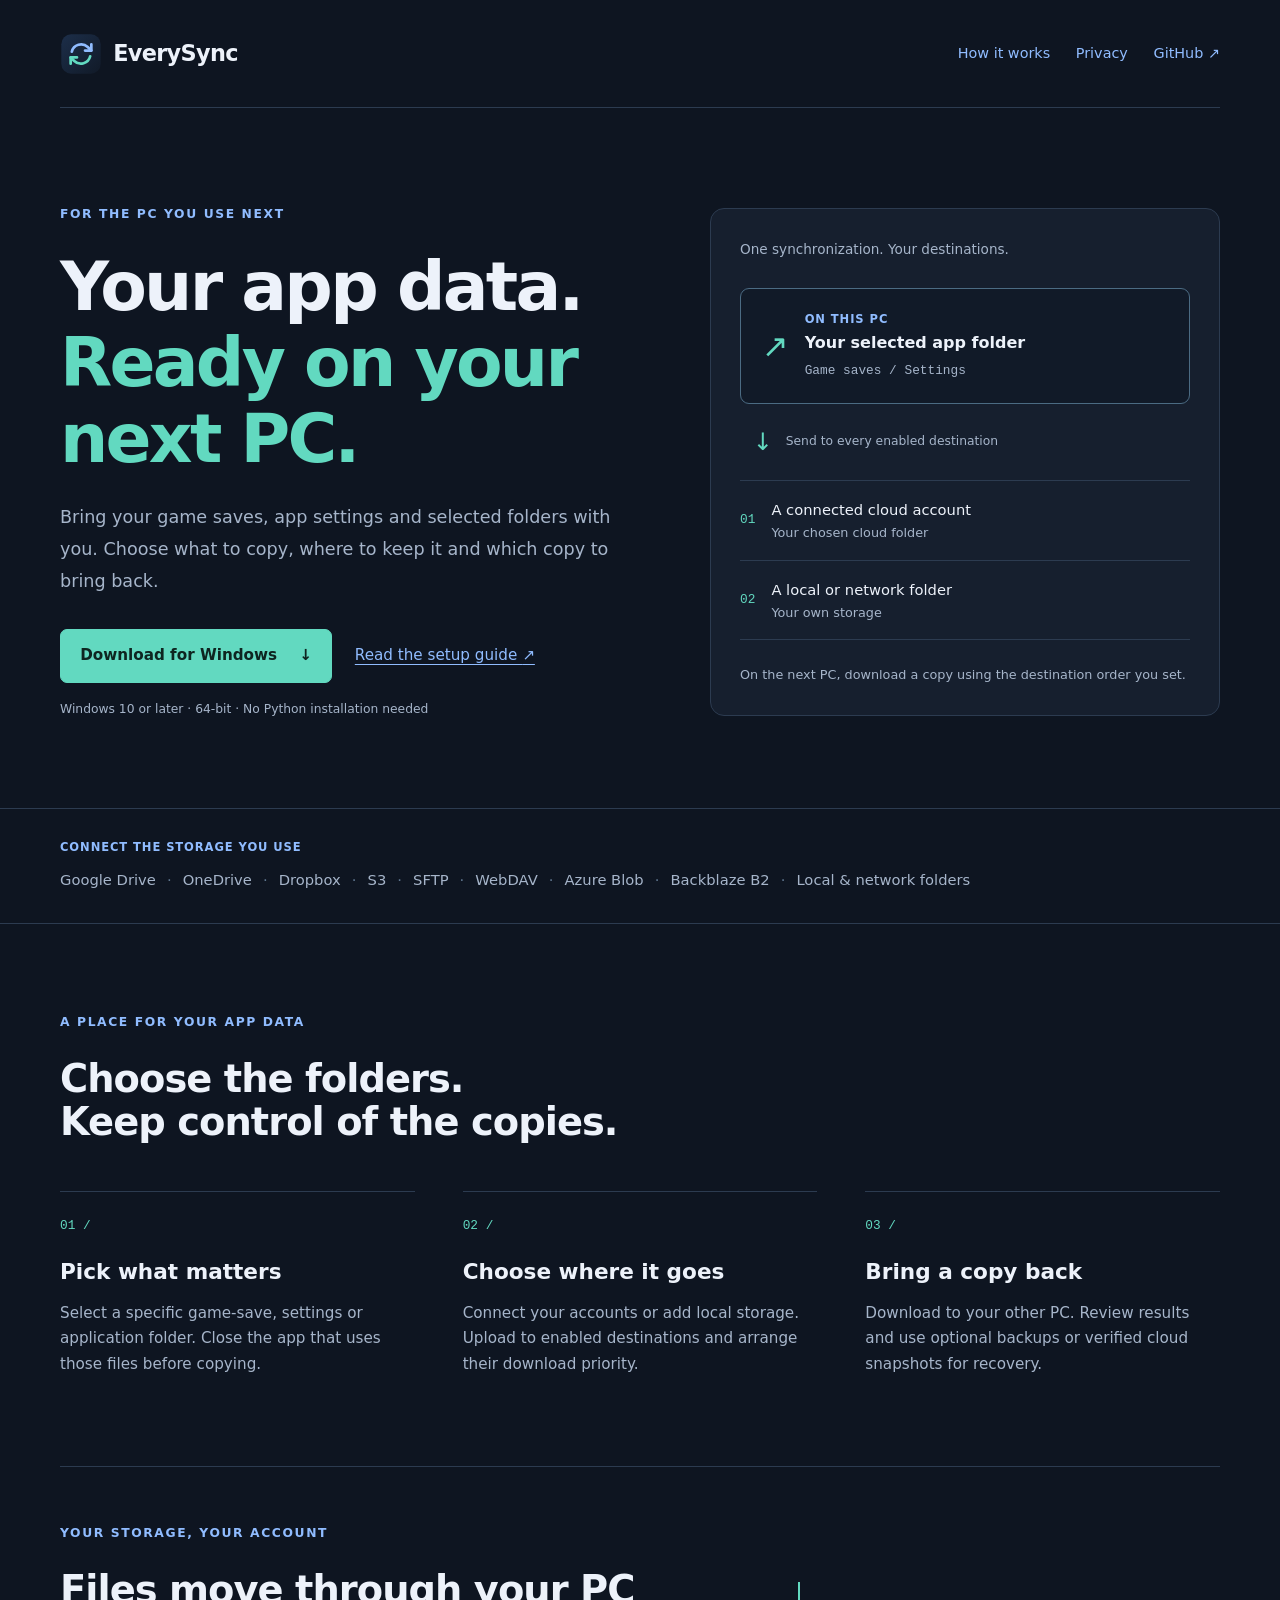
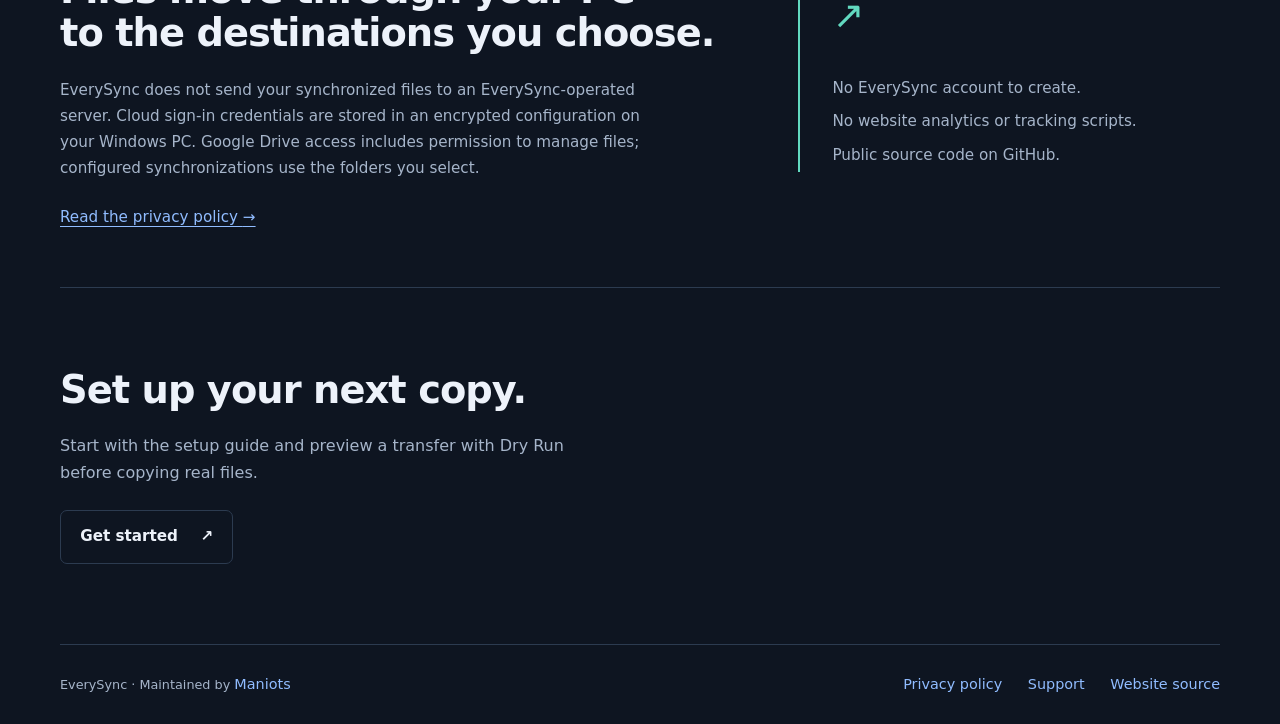
<file: public/index.html>
<!doctype html>
<html lang="en">
<head>
  <meta charset="utf-8">
  <meta name="viewport" content="width=device-width, initial-scale=1">
  <meta name="google-site-verification" content="QEPFHSjkloR7cAPsGLzpWZ2aVUgMJOqXWhyjJD6wkEg" />
  <meta name="description" content="EverySync is a Windows desktop app for syncing selected game saves, settings and application folders with the storage you choose.">
  <meta name="theme-color" content="#0e1521">
  <title>EverySync — Your app data, ready on your next PC</title>
  <link rel="icon" href="assets/app.svg" type="image/svg+xml">
  <link rel="stylesheet" href="styles.css">
</head>
<body>
  <a class="skip-link" href="#main">Skip to content</a>
  <header class="site-header wrap">
    <a class="brand" href="./" aria-label="EverySync home"><img src="assets/app.svg" width="42" height="42" alt=""><span>EverySync</span></a>
    <nav aria-label="Main navigation"><a href="#how-it-works">How it works</a><a href="privacy.html">Privacy</a><a href="https://github.com/Maniots/OneDriveSync">GitHub <span aria-hidden="true">↗</span></a></nav>
  </header>
  <main id="main">
    <section class="hero wrap" aria-labelledby="hero-title">
      <div class="hero-copy">
        <p class="eyebrow">For the PC you use next</p>
        <h1 id="hero-title">Your app data.<br><span>Ready on your<br class="desktop-break"> next PC.</span></h1>
        <p class="lead">Bring your game saves, app settings and selected folders with you. Choose what to copy, where to keep it and which copy to bring back.</p>
        <div class="hero-actions"><a class="button" href="https://github.com/Maniots/OneDriveSync/releases/latest">Download for Windows <span aria-hidden="true">↓</span></a><a class="text-link" href="https://github.com/Maniots/OneDriveSync#readme">Read the setup guide <span aria-hidden="true">↗</span></a></div>
        <p class="compatibility">Windows 10 or later · 64-bit · No Python installation needed</p>
      </div>
      <figure class="sync-diagram" aria-labelledby="diagram-title">
        <figcaption id="diagram-title">One synchronization. Your destinations.</figcaption>
        <div class="source-folder"><span class="folder-icon" aria-hidden="true">↗</span><div><span class="small-label">On this PC</span><strong>Your selected app folder</strong><code>Game saves / Settings</code></div></div>
        <div class="transfer-note"><span aria-hidden="true">↓</span> Send to every enabled destination</div>
        <div class="destinations"><div class="destination"><span class="destination-symbol" aria-hidden="true">01</span><div><strong>A connected cloud account</strong><span>Your chosen cloud folder</span></div></div><div class="destination"><span class="destination-symbol" aria-hidden="true">02</span><div><strong>A local or network folder</strong><span>Your own storage</span></div></div></div>
        <p class="diagram-footnote">On the next PC, download a copy using the destination order you set.</p>
      </figure>
    </section>
    <section class="storage-band" aria-label="Supported storage services"><div class="wrap"><p class="small-label">Connect the storage you use</p><p>Google Drive <span>·</span> OneDrive <span>·</span> Dropbox <span>·</span> S3 <span>·</span> SFTP <span>·</span> WebDAV <span>·</span> Azure Blob <span>·</span> Backblaze B2 <span>·</span> Local &amp; network folders</p></div></section>
    <section class="how-section wrap" id="how-it-works" aria-labelledby="how-title">
      <div class="section-heading"><p class="eyebrow">A place for your app data</p><h2 id="how-title">Choose the folders.<br>Keep control of the copies.</h2></div>
      <ol class="steps"><li><span class="step-number" aria-hidden="true">01 /</span><h3>Pick what matters</h3><p>Select a specific game-save, settings or application folder. Close the app that uses those files before copying.</p></li><li><span class="step-number" aria-hidden="true">02 /</span><h3>Choose where it goes</h3><p>Connect your accounts or add local storage. Upload to enabled destinations and arrange their download priority.</p></li><li><span class="step-number" aria-hidden="true">03 /</span><h3>Bring a copy back</h3><p>Download to your other PC. Review results and use optional backups or verified cloud snapshots for recovery.</p></li></ol>
    </section>
    <section class="privacy-note wrap" aria-labelledby="privacy-title"><div><p class="eyebrow">Your storage, your account</p><h2 id="privacy-title">Files move through your PC<br>to the destinations you choose.</h2><p>EverySync does not send your synchronized files to an EverySync-operated server. Cloud sign-in credentials are stored in an encrypted configuration on your Windows PC. Google Drive access includes permission to manage files; configured synchronizations use the folders you select.</p><a class="text-link" href="privacy.html">Read the privacy policy <span aria-hidden="true">→</span></a></div><div class="privacy-aside"><span aria-hidden="true">↗</span><p>No EverySync account to create.<br>No website analytics or tracking scripts.<br>Public source code on GitHub.</p></div></section>
    <section class="getting-started wrap"><h2>Set up your next copy.</h2><p>Start with the setup guide and preview a transfer with Dry Run before copying real files.</p><a class="button secondary" href="https://github.com/Maniots/OneDriveSync#get-started">Get started <span aria-hidden="true">↗</span></a></section>
  </main>
  <footer class="site-footer wrap"><p>EverySync · Maintained by <a href="https://github.com/Maniots">Maniots</a></p><nav aria-label="Footer navigation"><a href="privacy.html">Privacy policy</a><a href="https://github.com/Maniots/OneDriveSync/issues">Support</a><a href="https://github.com/Maniots/EverySync-site">Website source</a></nav></footer>
</body>
</html>
</file>
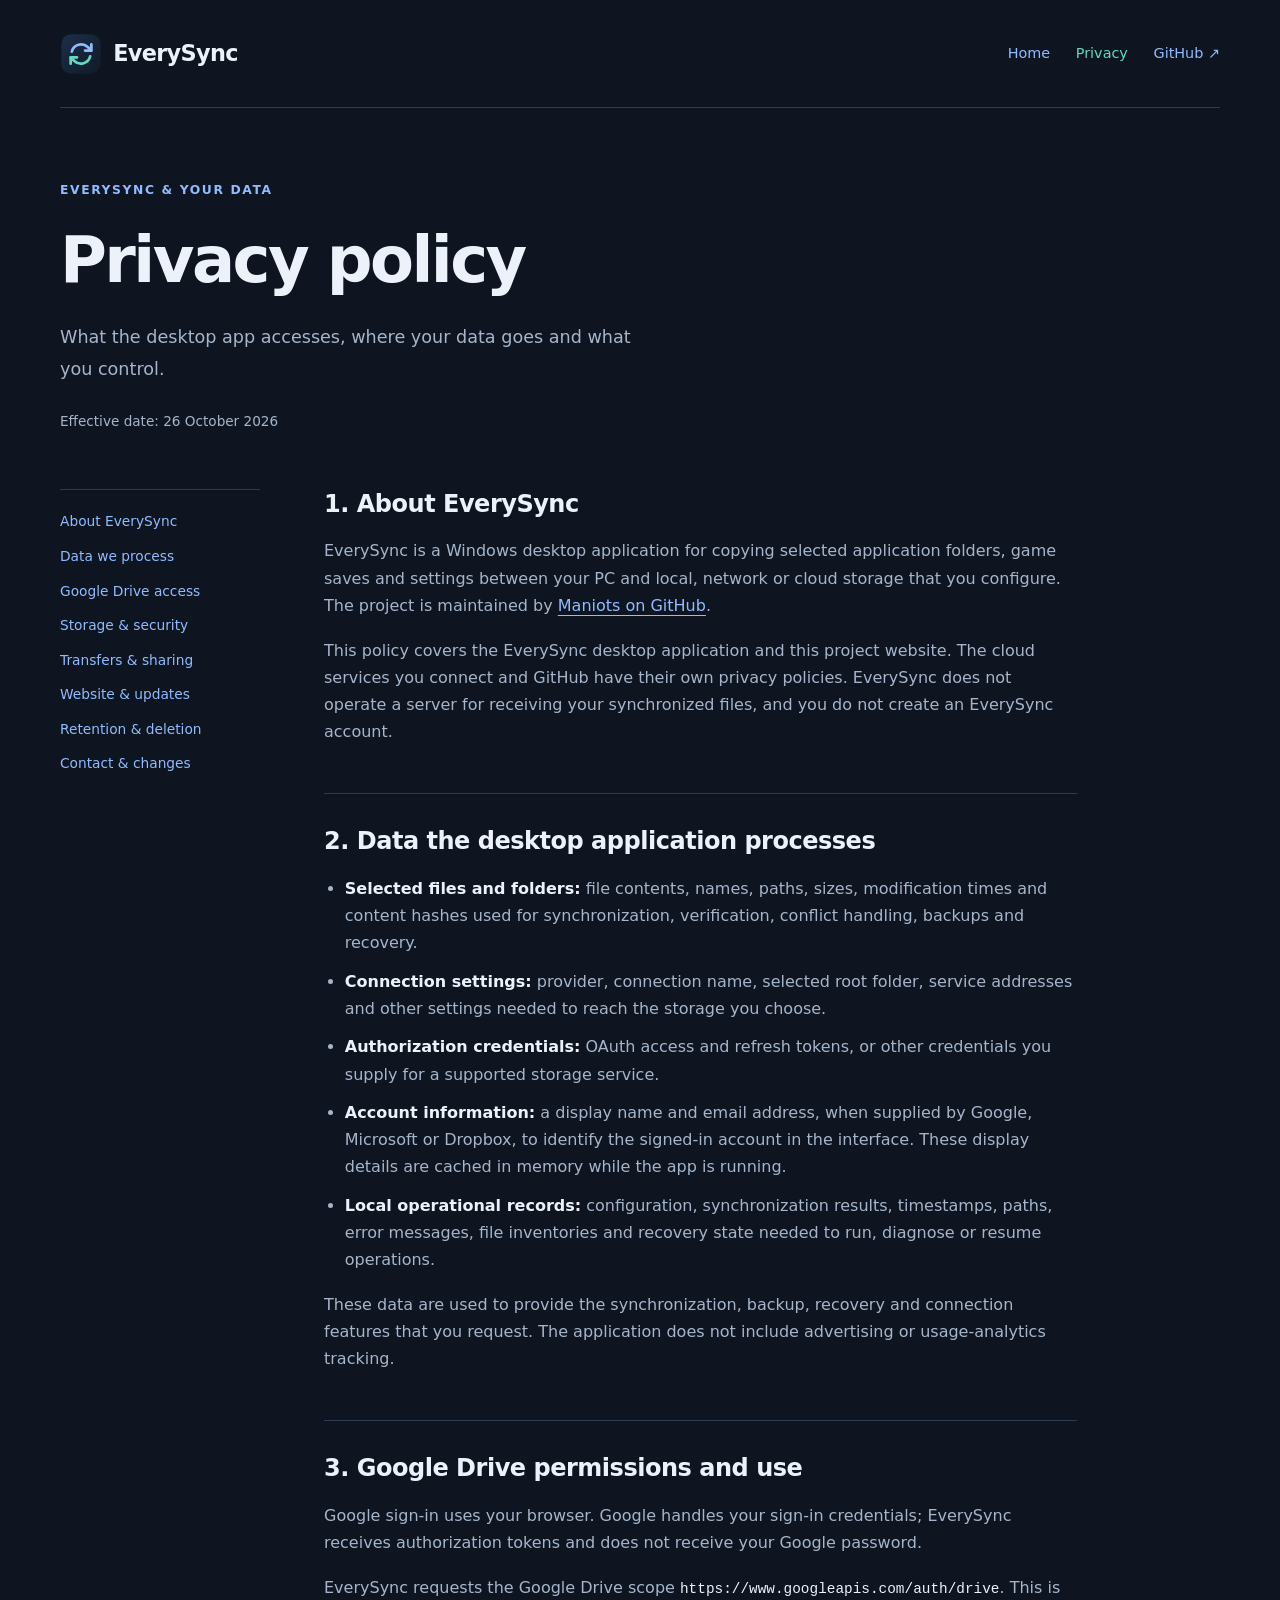
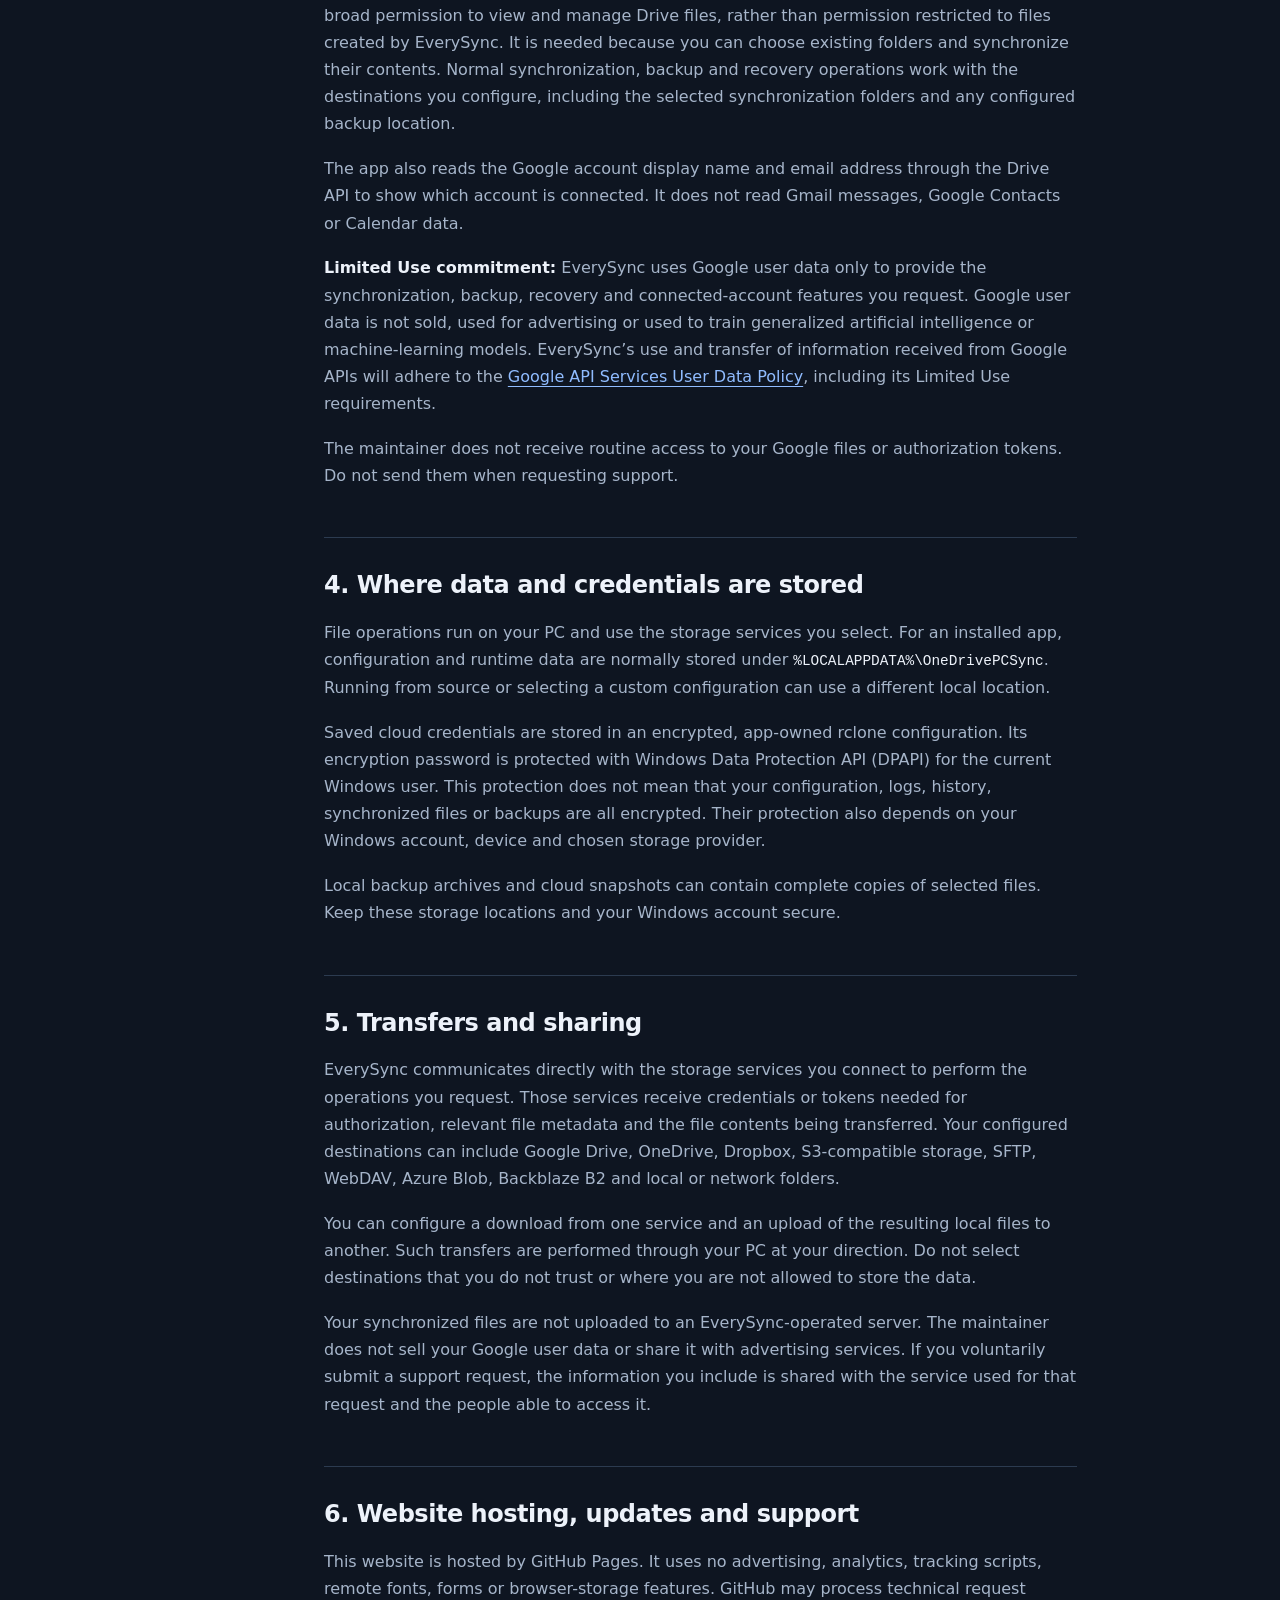
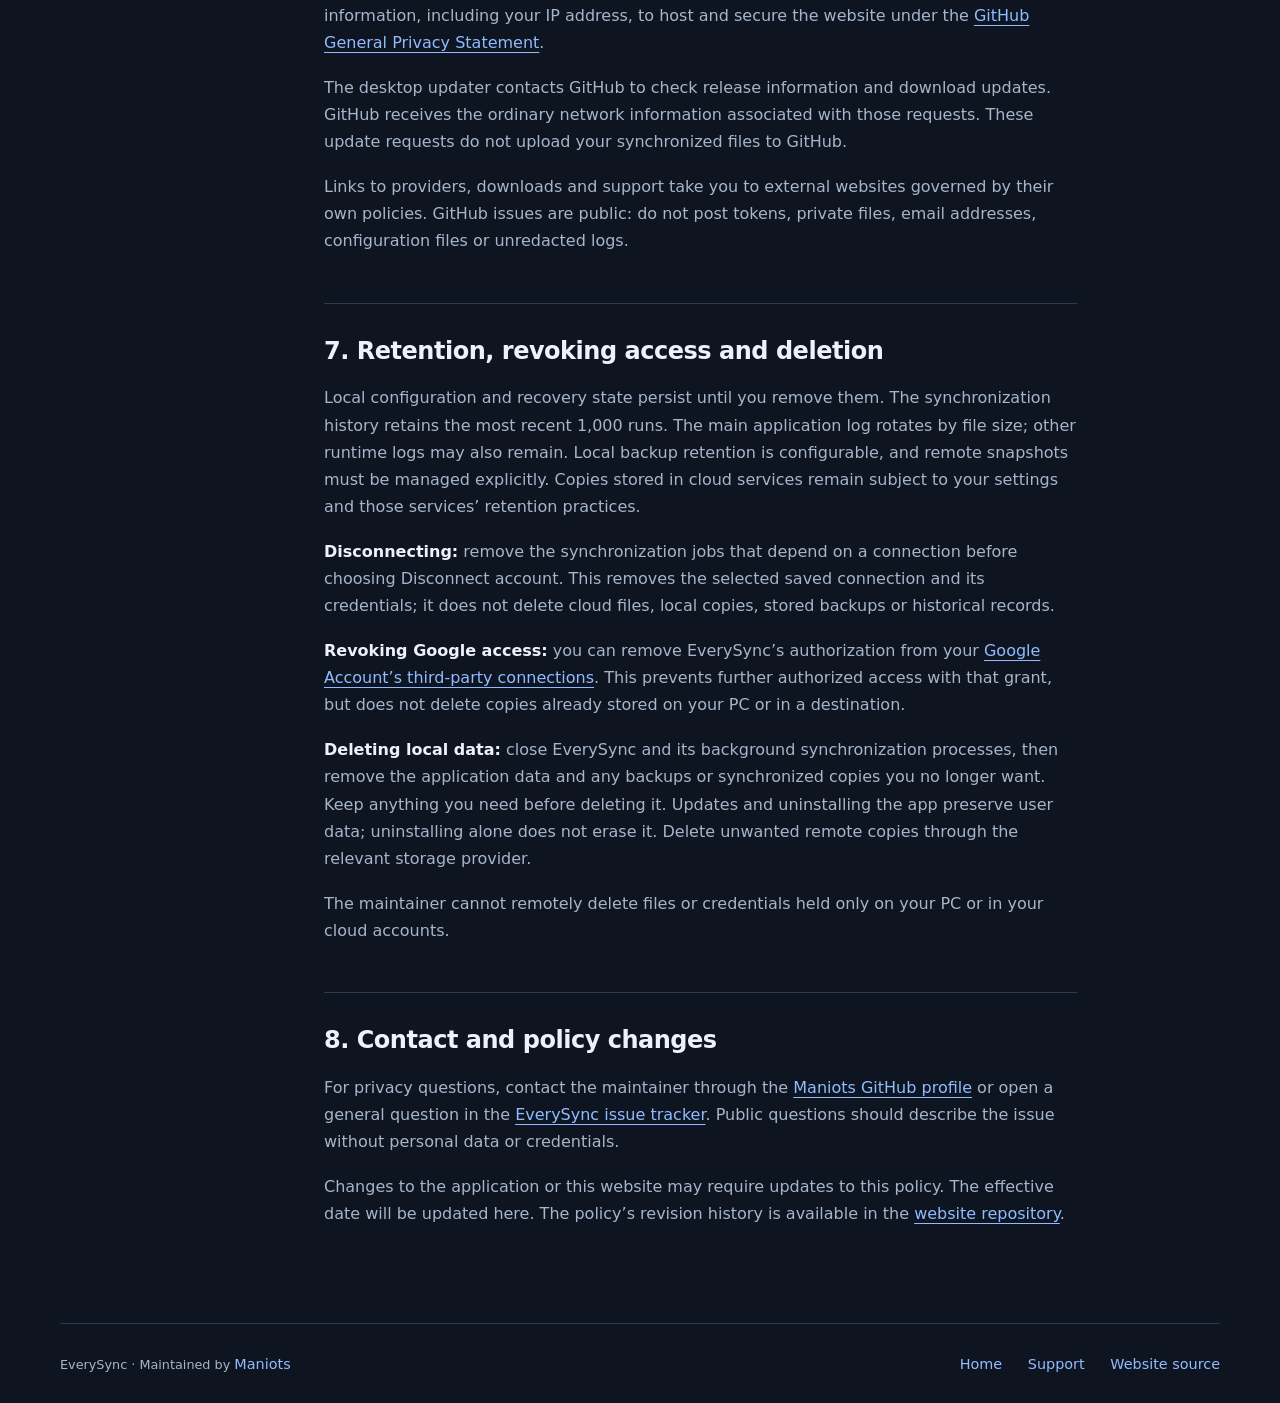
<file: public/privacy.html>
<!doctype html>
<html lang="en">
<head>
  <meta charset="utf-8">
  <meta name="viewport" content="width=device-width, initial-scale=1">
  <meta name="description" content="How EverySync accesses, uses, stores and transfers file data and Google account information, and how to revoke access and remove your data.">
  <meta name="theme-color" content="#0e1521">
  <title>Privacy policy — EverySync</title>
  <link rel="icon" href="assets/app.svg" type="image/svg+xml">
  <link rel="stylesheet" href="styles.css">
</head>
<body>
  <a class="skip-link" href="#main">Skip to content</a>
  <header class="site-header wrap"><a class="brand" href="./" aria-label="EverySync home"><img src="assets/app.svg" width="42" height="42" alt=""><span>EverySync</span></a><nav aria-label="Main navigation"><a href="./">Home</a><a href="privacy.html" aria-current="page">Privacy</a><a href="https://github.com/Maniots/OneDriveSync">GitHub <span aria-hidden="true">↗</span></a></nav></header>
  <main id="main" class="policy wrap">
    <div class="policy-heading"><p class="eyebrow">EverySync &amp; your data</p><h1>Privacy policy</h1><p class="lead">What the desktop app accesses, where your data goes and what you control.</p><p class="policy-date">Effective date: <time datetime="2026-10-26">26 October 2026</time></p></div>
    <div class="policy-layout">
      <nav class="policy-nav" aria-label="Privacy policy sections"><a href="#about">About EverySync</a><a href="#data">Data we process</a><a href="#google">Google Drive access</a><a href="#storage">Storage &amp; security</a><a href="#sharing">Transfers &amp; sharing</a><a href="#website">Website &amp; updates</a><a href="#retention">Retention &amp; deletion</a><a href="#contact">Contact &amp; changes</a></nav>
      <article class="policy-content" aria-label="Privacy policy text">
        <section id="about"><h2>1. About EverySync</h2><p>EverySync is a Windows desktop application for copying selected application folders, game saves and settings between your PC and local, network or cloud storage that you configure. The project is maintained by <a href="https://github.com/Maniots">Maniots on GitHub</a>.</p><p>This policy covers the EverySync desktop application and this project website. The cloud services you connect and GitHub have their own privacy policies. EverySync does not operate a server for receiving your synchronized files, and you do not create an EverySync account.</p></section>
        <section id="data"><h2>2. Data the desktop application processes</h2><ul><li><strong>Selected files and folders:</strong> file contents, names, paths, sizes, modification times and content hashes used for synchronization, verification, conflict handling, backups and recovery.</li><li><strong>Connection settings:</strong> provider, connection name, selected root folder, service addresses and other settings needed to reach the storage you choose.</li><li><strong>Authorization credentials:</strong> OAuth access and refresh tokens, or other credentials you supply for a supported storage service.</li><li><strong>Account information:</strong> a display name and email address, when supplied by Google, Microsoft or Dropbox, to identify the signed-in account in the interface. These display details are cached in memory while the app is running.</li><li><strong>Local operational records:</strong> configuration, synchronization results, timestamps, paths, error messages, file inventories and recovery state needed to run, diagnose or resume operations.</li></ul><p>These data are used to provide the synchronization, backup, recovery and connection features that you request. The application does not include advertising or usage-analytics tracking.</p></section>
        <section id="google"><h2>3. Google Drive permissions and use</h2><p>Google sign-in uses your browser. Google handles your sign-in credentials; EverySync receives authorization tokens and does not receive your Google password.</p><p>EverySync requests the Google Drive scope <code>https://www.googleapis.com/auth/drive</code>. This is broad permission to view and manage Drive files, rather than permission restricted to files created by EverySync. It is needed because you can choose existing folders and synchronize their contents. Normal synchronization, backup and recovery operations work with the destinations you configure, including the selected synchronization folders and any configured backup location.</p><p>The app also reads the Google account display name and email address through the Drive API to show which account is connected. It does not read Gmail messages, Google Contacts or Calendar data.</p><p><strong>Limited Use commitment:</strong> EverySync uses Google user data only to provide the synchronization, backup, recovery and connected-account features you request. Google user data is not sold, used for advertising or used to train generalized artificial intelligence or machine-learning models. EverySync’s use and transfer of information received from Google APIs will adhere to the <a href="https://developers.google.com/terms/api-services-user-data-policy">Google API Services User Data Policy</a>, including its Limited Use requirements.</p><p>The maintainer does not receive routine access to your Google files or authorization tokens. Do not send them when requesting support.</p></section>
        <section id="storage"><h2>4. Where data and credentials are stored</h2><p>File operations run on your PC and use the storage services you select. For an installed app, configuration and runtime data are normally stored under <code>%LOCALAPPDATA%\OneDrivePCSync</code>. Running from source or selecting a custom configuration can use a different local location.</p><p>Saved cloud credentials are stored in an encrypted, app-owned rclone configuration. Its encryption password is protected with Windows Data Protection API (DPAPI) for the current Windows user. This protection does not mean that your configuration, logs, history, synchronized files or backups are all encrypted. Their protection also depends on your Windows account, device and chosen storage provider.</p><p>Local backup archives and cloud snapshots can contain complete copies of selected files. Keep these storage locations and your Windows account secure.</p></section>
        <section id="sharing"><h2>5. Transfers and sharing</h2><p>EverySync communicates directly with the storage services you connect to perform the operations you request. Those services receive credentials or tokens needed for authorization, relevant file metadata and the file contents being transferred. Your configured destinations can include Google Drive, OneDrive, Dropbox, S3-compatible storage, SFTP, WebDAV, Azure Blob, Backblaze B2 and local or network folders.</p><p>You can configure a download from one service and an upload of the resulting local files to another. Such transfers are performed through your PC at your direction. Do not select destinations that you do not trust or where you are not allowed to store the data.</p><p>Your synchronized files are not uploaded to an EverySync-operated server. The maintainer does not sell your Google user data or share it with advertising services. If you voluntarily submit a support request, the information you include is shared with the service used for that request and the people able to access it.</p></section>
        <section id="website"><h2>6. Website hosting, updates and support</h2><p>This website is hosted by GitHub Pages. It uses no advertising, analytics, tracking scripts, remote fonts, forms or browser-storage features. GitHub may process technical request information, including your IP address, to host and secure the website under the <a href="https://docs.github.com/en/site-policy/privacy-policies/github-general-privacy-statement">GitHub General Privacy Statement</a>.</p><p>The desktop updater contacts GitHub to check release information and download updates. GitHub receives the ordinary network information associated with those requests. These update requests do not upload your synchronized files to GitHub.</p><p>Links to providers, downloads and support take you to external websites governed by their own policies. GitHub issues are public: do not post tokens, private files, email addresses, configuration files or unredacted logs.</p></section>
        <section id="retention"><h2>7. Retention, revoking access and deletion</h2><p>Local configuration and recovery state persist until you remove them. The synchronization history retains the most recent 1,000 runs. The main application log rotates by file size; other runtime logs may also remain. Local backup retention is configurable, and remote snapshots must be managed explicitly. Copies stored in cloud services remain subject to your settings and those services’ retention practices.</p><p><strong>Disconnecting:</strong> remove the synchronization jobs that depend on a connection before choosing <em>Disconnect account</em>. This removes the selected saved connection and its credentials; it does not delete cloud files, local copies, stored backups or historical records.</p><p><strong>Revoking Google access:</strong> you can remove EverySync’s authorization from your <a href="https://myaccount.google.com/connections">Google Account’s third-party connections</a>. This prevents further authorized access with that grant, but does not delete copies already stored on your PC or in a destination.</p><p><strong>Deleting local data:</strong> close EverySync and its background synchronization processes, then remove the application data and any backups or synchronized copies you no longer want. Keep anything you need before deleting it. Updates and uninstalling the app preserve user data; uninstalling alone does not erase it. Delete unwanted remote copies through the relevant storage provider.</p><p>The maintainer cannot remotely delete files or credentials held only on your PC or in your cloud accounts.</p></section>
        <section id="contact"><h2>8. Contact and policy changes</h2><p>For privacy questions, contact the maintainer through the <a href="https://github.com/Maniots">Maniots GitHub profile</a> or open a general question in the <a href="https://github.com/Maniots/OneDriveSync/issues">EverySync issue tracker</a>. Public questions should describe the issue without personal data or credentials.</p><p>Changes to the application or this website may require updates to this policy. The effective date will be updated here. The policy’s revision history is available in the <a href="https://github.com/Maniots/EverySync-site">website repository</a>.</p></section>
      </article>
    </div>
  </main>
  <footer class="site-footer wrap"><p>EverySync · Maintained by <a href="https://github.com/Maniots">Maniots</a></p><nav aria-label="Footer navigation"><a href="./">Home</a><a href="https://github.com/Maniots/OneDriveSync/issues">Support</a><a href="https://github.com/Maniots/EverySync-site">Website source</a></nav></footer>
</body>
</html>
</file>
<file: public/styles.css>
:root{color-scheme:dark;--bg:#0e1521;--surface:#161f2e;--border:#2c3b50;--text:#edf2fa;--muted:#a6b5ca;--blue:#90bcff;--mint:#62d9c0;--max:1160px;font-family:"Segoe UI",system-ui,-apple-system,sans-serif;font-synthesis:none}
*{box-sizing:border-box}html{scroll-behavior:smooth;scroll-padding-top:2rem}body{margin:0;background:var(--bg);color:var(--text);font-size:1rem;line-height:1.7}a{color:var(--blue);text-underline-offset:.25em}a:hover{color:var(--mint)}a:focus-visible{outline:3px solid var(--mint);outline-offset:6px;border-radius:3px}img{max-width:100%;height:auto}h1,h2,h3,p,figure{margin:0}h1,h2,h3{line-height:1.12;text-wrap:balance}h1{font-size:clamp(2.75rem,5.3vw,4.75rem);font-weight:650;letter-spacing:-.04em}h2{font-size:clamp(1.9rem,3vw,2.75rem);font-weight:600;letter-spacing:-.025em}h3{font-size:1.35rem;font-weight:600}.wrap{width:min(var(--max),calc(100% - 5rem));margin-inline:auto}.skip-link{position:absolute;left:1rem;top:-6rem;background:var(--text);color:var(--bg);padding:.75rem 1rem;z-index:2}.skip-link:focus{top:1rem}.site-header{display:flex;align-items:center;justify-content:space-between;gap:1.5rem;min-height:108px;border-bottom:1px solid var(--border)}.brand{display:inline-flex;align-items:center;gap:.7rem;color:var(--text);text-decoration:none;font-size:1.4rem;font-weight:650;letter-spacing:-.03em}.brand img{flex:none}.site-header nav,.site-footer nav{display:flex;align-items:center;gap:1.6rem;flex-wrap:wrap}.site-header nav a,.site-footer a{font-size:.9rem;text-decoration:none}.site-header nav a[aria-current=page]{color:var(--mint)}.hero{display:grid;grid-template-columns:1.15fr 1fr;gap:4rem;align-items:center;padding-block:6rem 5.5rem}.eyebrow{color:var(--blue);font-size:.77rem;font-weight:600;text-transform:uppercase;letter-spacing:.13em;margin-bottom:1.5rem}.hero h1 span{color:var(--mint)}.lead{max-width:51ch;color:var(--muted);font-size:1.1rem;line-height:1.8;margin-top:1.6rem}.hero-actions{display:flex;align-items:center;gap:1.4rem;flex-wrap:wrap;margin-top:2rem}.button{display:inline-flex;align-items:center;justify-content:center;gap:1.4rem;min-height:50px;padding:.8rem 1.2rem;background:var(--mint);border:1px solid var(--mint);border-radius:7px;color:#0e2520;text-decoration:none;font-size:.95rem;font-weight:650}.button:hover{background:#89ead5;color:#0e2520}.text-link{font-size:.95rem;font-weight:500}.compatibility{margin-top:1rem;font-size:.77rem;color:var(--muted)}.sync-diagram{padding:1.8rem;border:1px solid var(--border);border-radius:14px;background:var(--surface)}.sync-diagram figcaption{color:var(--muted);font-size:.85rem;margin-bottom:1.7rem}.source-folder{display:flex;align-items:center;gap:1rem;padding:1.3rem;border:1px solid #4b6b83;border-radius:9px;background:#111a28}.source-folder strong,.source-folder code{display:block}.source-folder strong{font-size:1rem;font-weight:600}.source-folder code{color:var(--muted);font-size:.8rem;margin-top:.25rem}.small-label{display:block;color:var(--blue);font-size:.72rem;font-weight:600;letter-spacing:.08em;text-transform:uppercase}.folder-icon{color:var(--mint);font-size:2rem;line-height:1}.transfer-note{display:flex;align-items:center;gap:.8rem;padding:1.1rem .8rem;color:var(--muted);font-size:.77rem}.transfer-note>span{font-size:1.5rem;color:var(--mint)}.destinations{border-top:1px solid var(--border)}.destination{display:flex;gap:1rem;align-items:center;padding:1rem 0;border-bottom:1px solid var(--border)}.destination-symbol{color:var(--mint);font-family:Consolas,monospace;font-size:.8rem}.destination strong{display:block;font-size:.92rem;font-weight:500}.destination div>span{display:block;color:var(--muted);font-size:.8rem}.diagram-footnote{font-size:.8rem;color:var(--muted);margin-top:1.5rem;line-height:1.7}.storage-band{padding-block:1.8rem;border-block:1px solid var(--border)}.storage-band .small-label{margin-bottom:.5rem}.storage-band p:last-child{font-size:.92rem;color:var(--muted);line-height:2}.storage-band p>span{padding-inline:.4rem;color:#5f768f}.how-section{padding-block:5.5rem}.section-heading{margin-bottom:3rem}.steps{list-style:none;padding:0;margin:0;display:grid;grid-template-columns:repeat(3,1fr);gap:3rem}.steps li{border-top:1px solid var(--border);padding-top:1.4rem}.step-number{display:block;color:var(--mint);font-size:.8rem;font-family:Consolas,monospace;margin-bottom:1.5rem}.steps p{color:var(--muted);font-size:.95rem;margin-top:1rem}.privacy-note{display:grid;grid-template-columns:1.6fr 1fr;gap:4rem;padding-block:3.5rem;border-block:1px solid var(--border)}.privacy-note p:not(.eyebrow){color:var(--muted);font-size:.95rem;max-width:63ch;margin-top:1.5rem}.privacy-note .text-link{display:inline-block;margin-top:1.5rem}.privacy-aside{align-self:center;border-left:2px solid var(--mint);padding-left:2rem}.privacy-aside>span{color:var(--mint);font-size:2.4rem}.privacy-aside p{line-height:2.2}.getting-started{padding-block:5rem}.getting-started p{color:var(--muted);margin-top:1.3rem;max-width:55ch}.getting-started .button{margin-top:1.5rem}.secondary{background:transparent;color:var(--text);border-color:var(--border)}.secondary:hover{background:var(--surface);color:var(--mint)}.site-footer{border-top:1px solid var(--border);padding-block:1.7rem;display:flex;justify-content:space-between;align-items:center;gap:1.5rem;color:var(--muted)}.site-footer p{font-size:.8rem}.policy{padding-block:4.5rem 6rem}.policy-heading{max-width:760px;margin-bottom:3.5rem}.policy h1{font-size:clamp(2.75rem,5vw,4rem)}.policy-date{font-size:.85rem;color:var(--muted);margin-top:1.5rem}.policy-layout{display:grid;grid-template-columns:200px minmax(0,1fr);gap:4rem}.policy-nav{display:flex;flex-direction:column;gap:.7rem;align-self:start;position:sticky;top:2rem;border-top:1px solid var(--border);padding-top:1.3rem}.policy-nav a{font-size:.86rem;text-decoration:none}.policy-content{max-width:74ch;min-width:0}.policy-content section+section{margin-top:3rem;border-top:1px solid var(--border);padding-top:2rem}.policy-content h2{font-size:1.5rem;letter-spacing:-.02em;line-height:1.3}.policy-content p,.policy-content ul{margin-top:1.1rem;color:var(--muted)}.policy-content strong{color:var(--text);font-weight:600}.policy-content ul{padding-left:1.3rem}.policy-content li+li{margin-top:.7rem}.policy-content code{font-family:Consolas,monospace;font-size:.9em;overflow-wrap:anywhere;color:var(--text)}
@media(max-width:1000px){.hero{gap:2rem}.hero-actions{gap:1rem}.desktop-break{display:none}.sync-diagram{padding:1.3rem}.steps{gap:1.7rem}.privacy-note{gap:2rem}.policy-layout{grid-template-columns:170px minmax(0,1fr);gap:2.5rem}}
@media(max-width:720px){.wrap{width:calc(100% - 2.5rem)}.site-header{min-height:90px;gap:1rem;flex-wrap:wrap;padding-block:1rem}.brand{font-size:1.25rem}.brand img{width:34px}.site-header nav{gap:1rem}.site-header nav a{font-size:.82rem}.hero{grid-template-columns:1fr;gap:3rem;padding-block:3.5rem}.hero h1{max-width:12ch}.hero .lead{max-width:48ch}.hero-actions{align-items:flex-start;flex-direction:column;gap:1.1rem}.sync-diagram{max-width:500px;width:100%;padding:1.5rem}.compatibility{max-width:38ch;line-height:1.7}.how-section{padding-block:3.5rem}.steps{grid-template-columns:1fr;gap:2rem}.step-number{margin-bottom:.9rem}.steps p{max-width:55ch}.privacy-note{grid-template-columns:1fr;padding-block:2.5rem;gap:2.5rem}.privacy-aside{padding-left:1.3rem}.privacy-aside>span{display:none}.privacy-aside p{margin-top:0!important}.getting-started{padding-block:3.5rem}.site-footer{flex-direction:column;align-items:flex-start;gap:.8rem}.site-footer nav{gap:1.2rem}.policy{padding-block:3rem}.policy-heading{margin-bottom:2.5rem}.policy-layout{grid-template-columns:1fr;gap:2.5rem}.policy-nav{position:static;display:grid;grid-template-columns:1fr 1fr;gap:.8rem}.policy-content h2{font-size:1.4rem}.policy-content section+section{margin-top:2.3rem}}
@media(prefers-reduced-motion:reduce){html{scroll-behavior:auto}}
</file>
